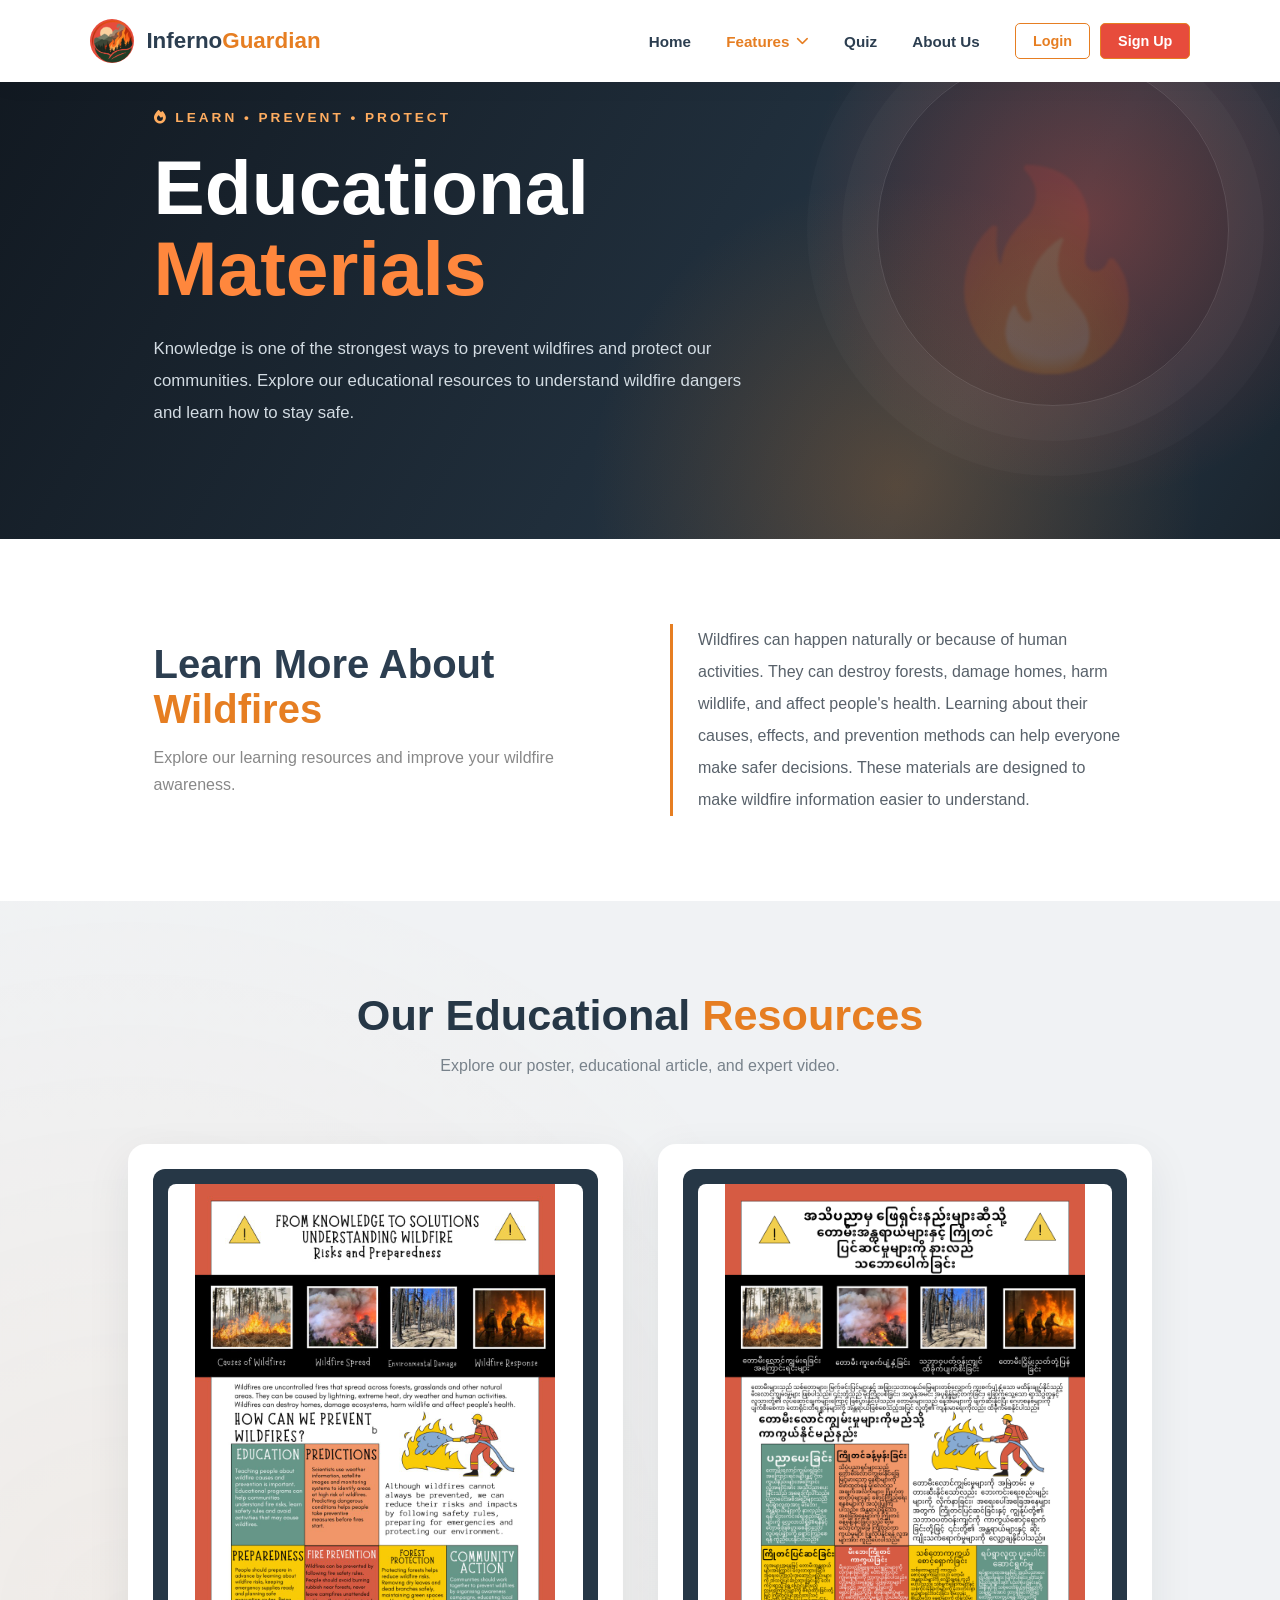
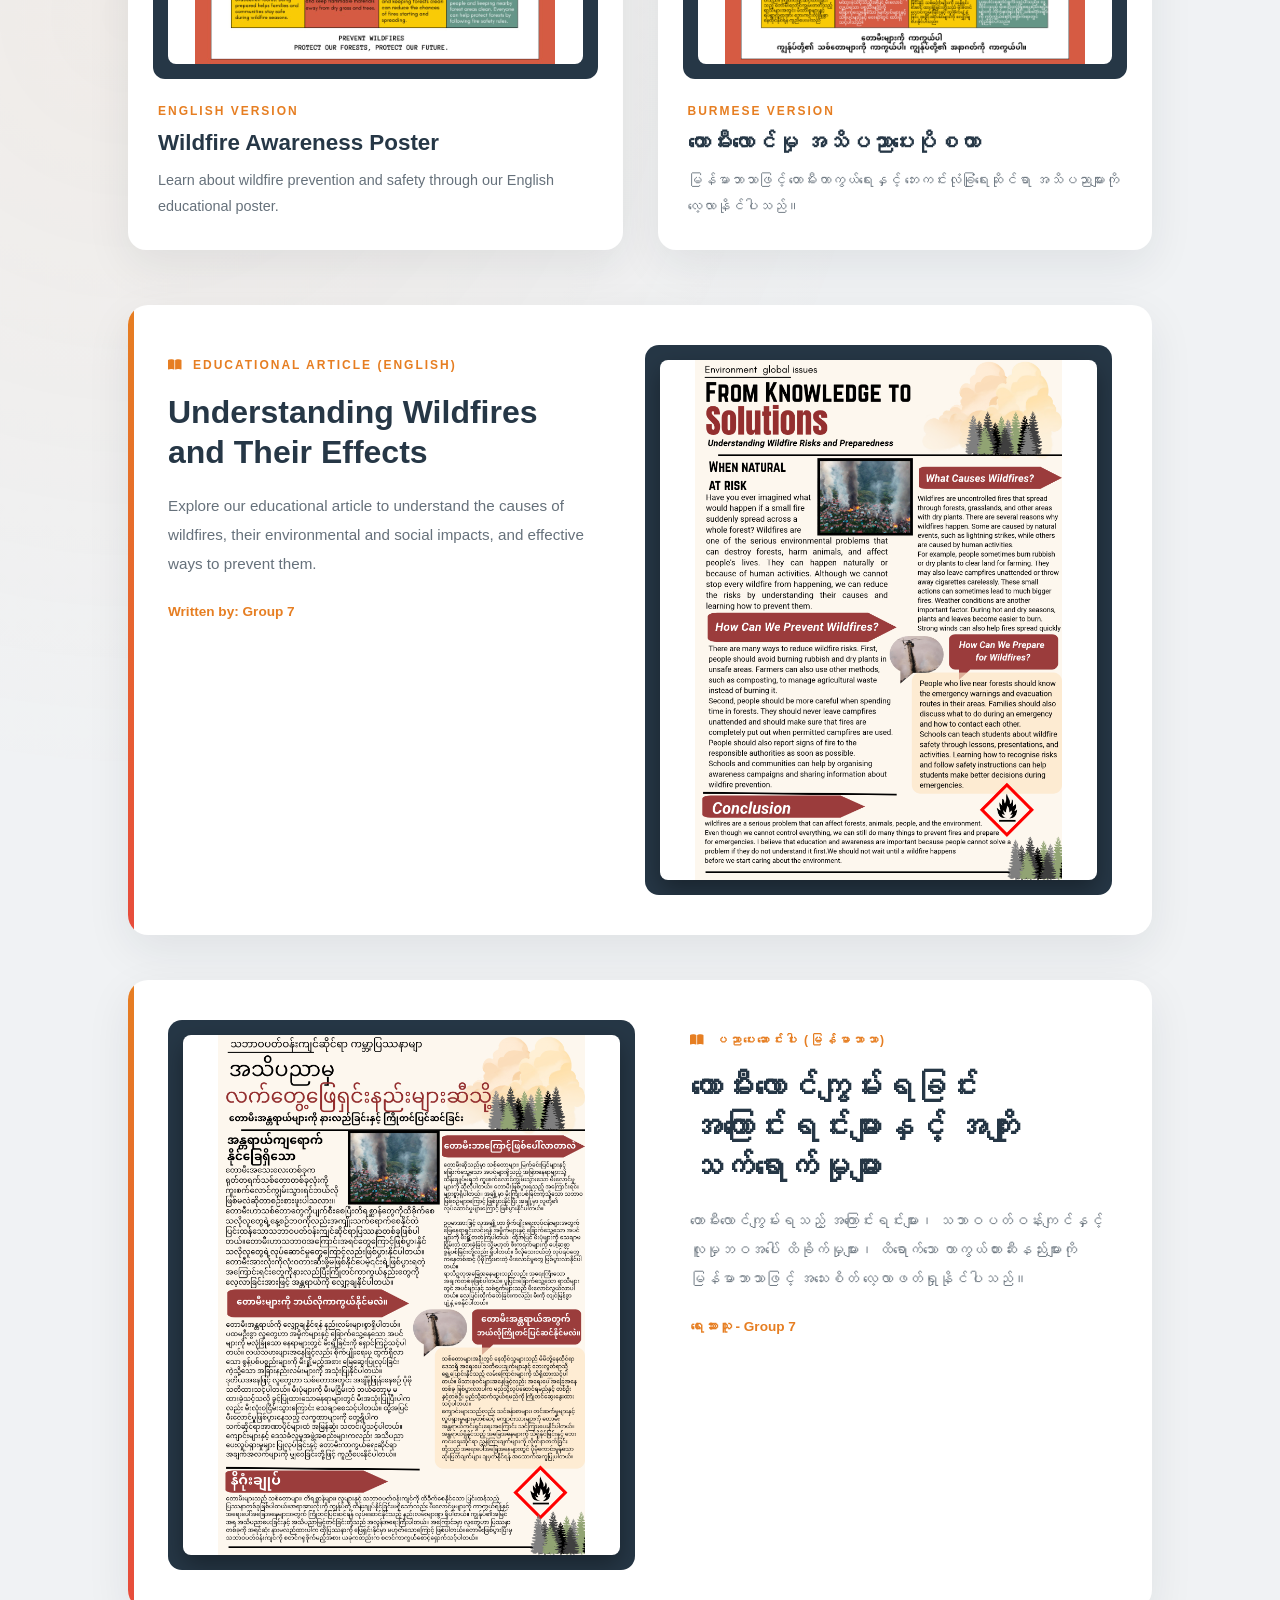
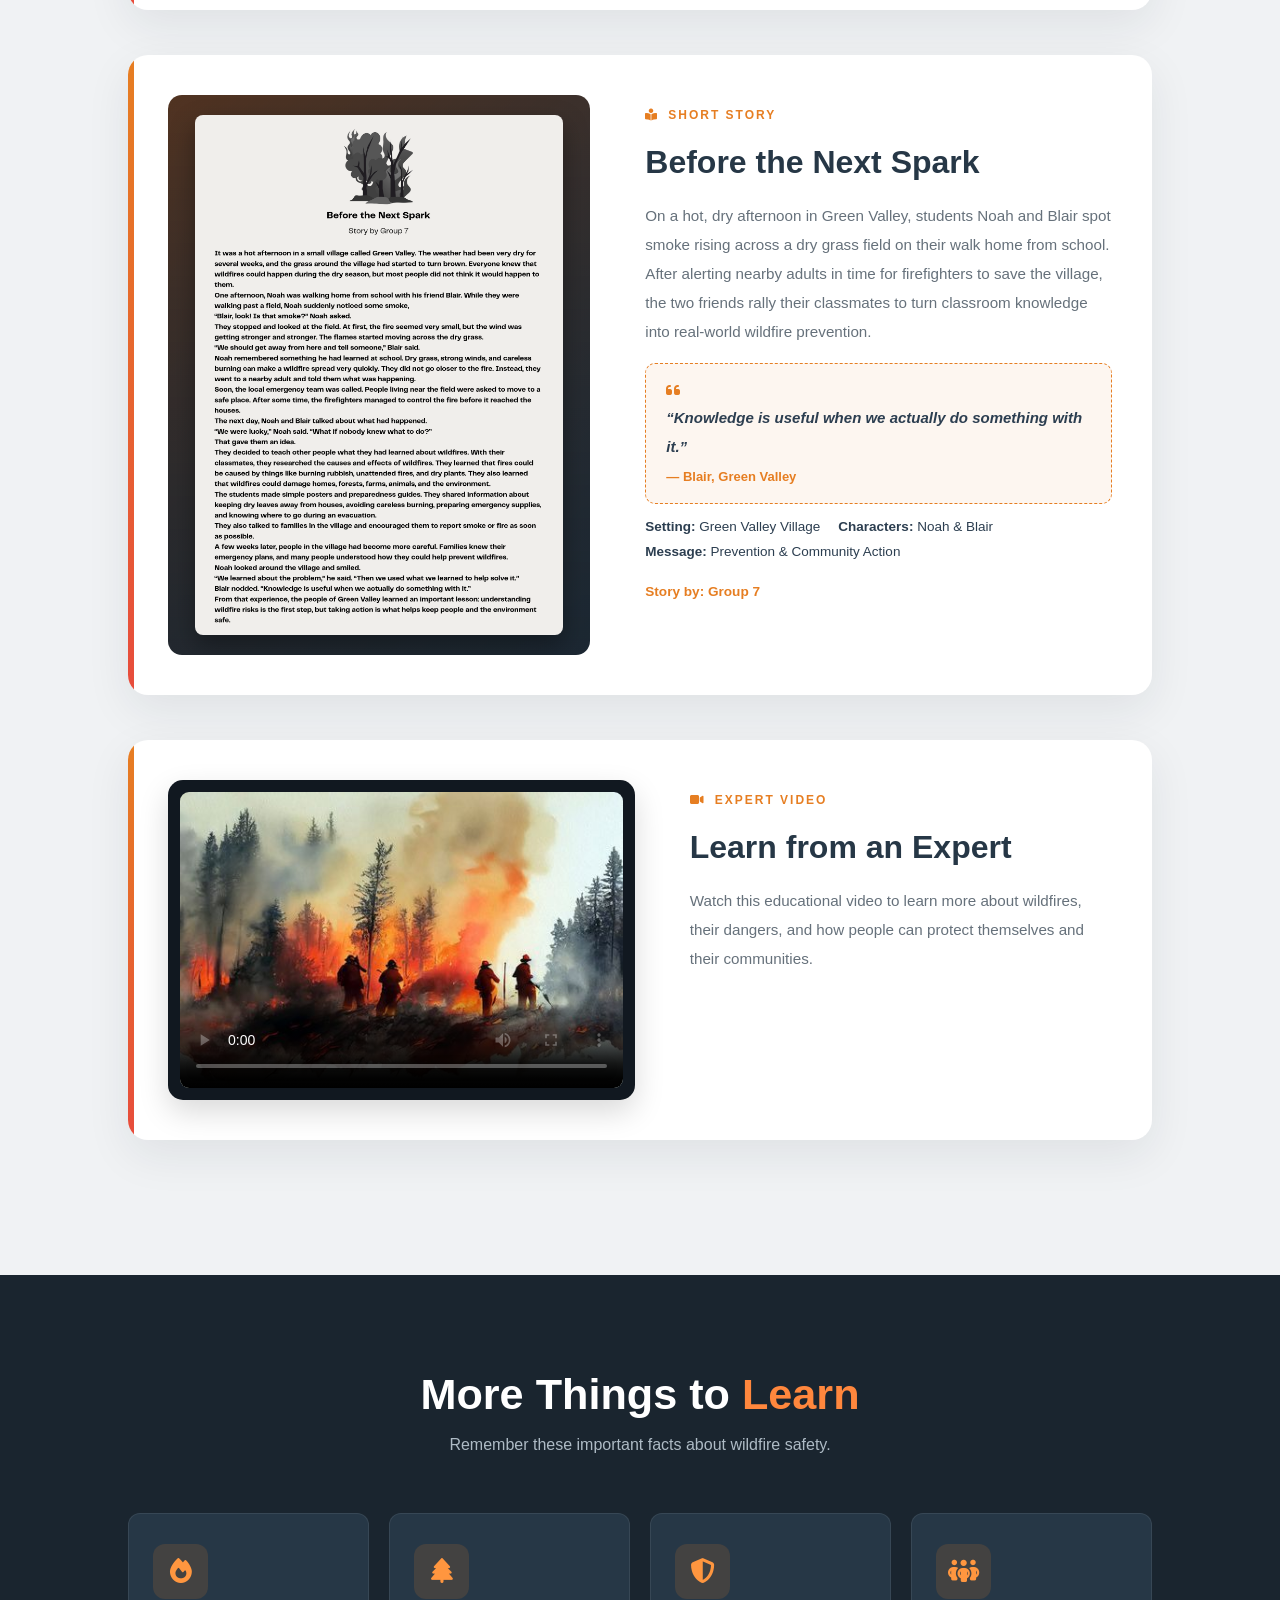
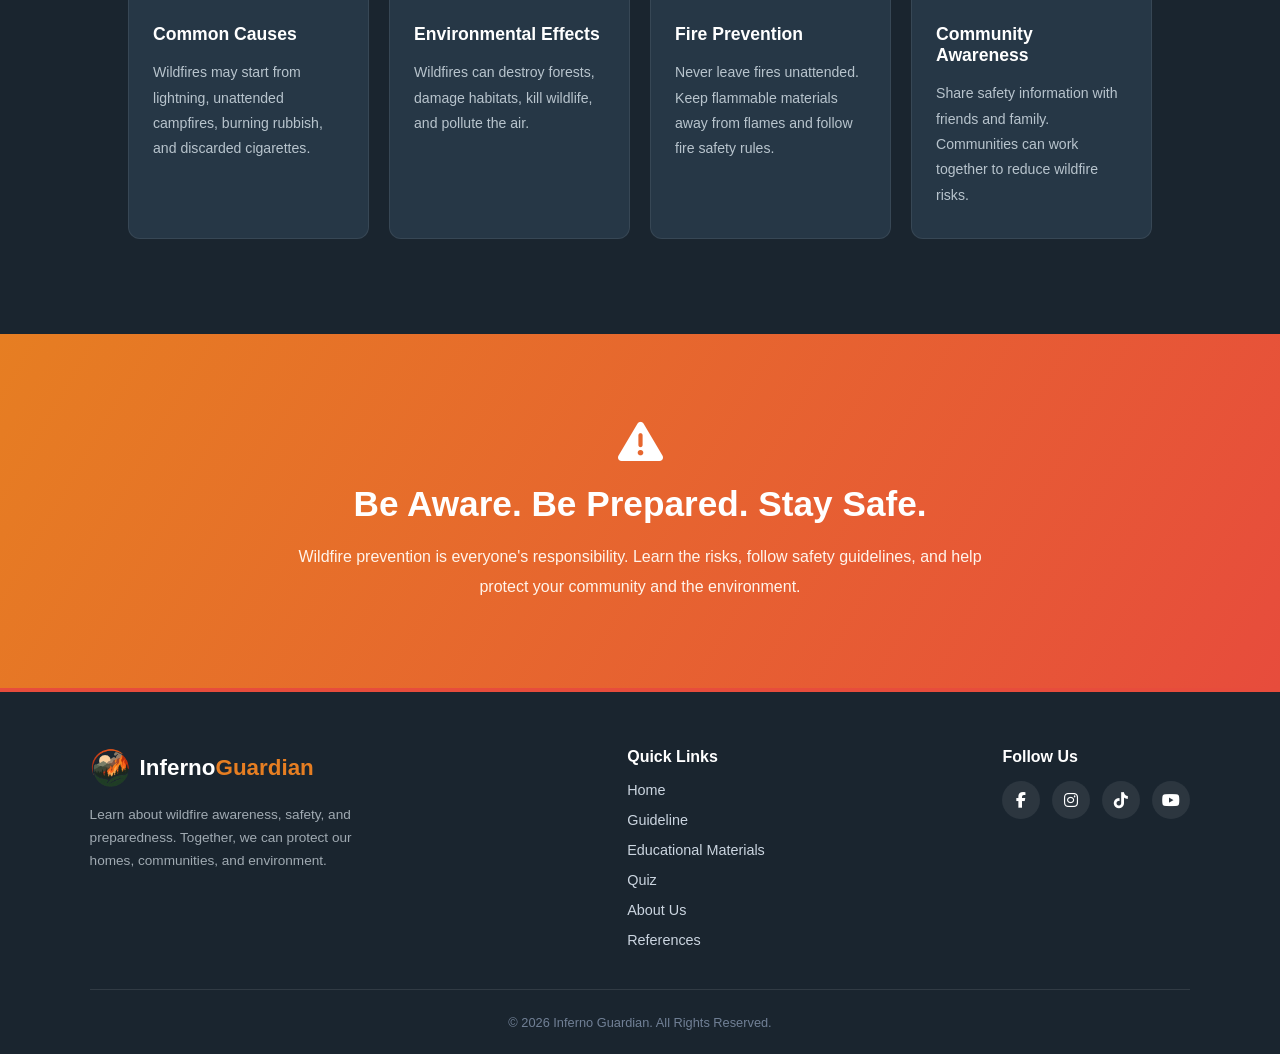
<file: edu_mat.html>
<!DOCTYPE html>
<html lang="en">

<head>
    <meta charset="UTF-8">
    <meta name="viewport" content="width=device-width, initial-scale=1.0">

    <title>Educational Materials - Inferno Guardian</title>

    <link rel="stylesheet"
    href="https://cdnjs.cloudflare.com/ajax/libs/font-awesome/6.5.0/css/all.min.css">

    <link rel="stylesheet" href="guideline.css">
    <link rel="stylesheet" href="edu_mat.css">

    <link rel="icon" href="Image/infer.png">
</head>

<body>

<!-- HEADER -->

<header class="main-header">

    <a href="index.html" class="logo-container">

        <div class="circular-logo">
            <img src="Image/infer.png" alt="Logo">
        </div>

        <span class="logo-text">
            Inferno<span>Guardian</span>
        </span>

    </a>

    <nav class="navbar">
   
        <a href="index.html">Home</a>

        <div class="dropdown">

            <button class="dropdown-btn active"
                onclick="toggleDropdown(event)"
                aria-expanded="false">

                Features
                <i class="fas fa-chevron-down arrow-icon"
                id="dropdownArrow"></i>

            </button>

            <div class="dropdown-content" id="featuresMenu">

                <a href="guideline.html">
                    <i class="fas fa-book-open"></i>
                    Guideline
                </a>

                <a href="edu_mat.html" class="active">
                    <i class="fas fa-shield-alt"></i>
                    Educational materials
                </a>

            </div>

        </div>

        <a href="quiz.html">Quiz</a>
        <a href="aboutus.html">About Us</a>

        <div class="auth-buttons">

            <button class="login-nav" onclick="openLogin()">
                Login
            </button>

            <button class="register-nav" onclick="openRegister()">
                Sign Up
            </button>

        </div>

    </nav>

</header>


<!-- HERO SECTION -->

<section class="education-hero">

    <span class="education-tag">
        <i class="fas fa-fire"></i>
        LEARN • PREVENT • PROTECT
    </span>

    <h1>
        Educational <span>Materials</span>
    </h1>

    <p>
        Knowledge is one of the strongest ways to prevent wildfires
        and protect our communities. Explore our educational
        resources to understand wildfire dangers and learn how
        to stay safe.
    </p>

</section>


<!-- INTRODUCTION -->

<section class="education-intro">

    <div class="section-title">

        <h2>
            Learn More About <span>Wildfires</span>
        </h2>

        <p>
            Explore our learning resources and improve your wildfire awareness.
        </p>

    </div>

    <p>
        Wildfires can happen naturally or because of human activities.
        They can destroy forests, damage homes, harm wildlife, and
        affect people's health. Learning about their causes, effects,
        and prevention methods can help everyone make safer decisions.
        These materials are designed to make wildfire information
        easier to understand.
    </p>

</section>


<!-- EDUCATIONAL MATERIALS -->

<section class="materials-section">

    <div class="section-title">

        <h2>
            Our Educational <span>Resources</span>
        </h2>

        <p>
            Explore our poster, educational article, and expert video.
        </p>

    </div>


    <!-- POSTERS -->

<div class="poster-section">

    <div class="poster-card">

        <div class="poster-image">
            <img src="Image/poster.jpg"
                 alt="Wildfire awareness poster in English">
        </div>

        <div class="poster-info">
            <span class="language-label">ENGLISH VERSION</span>
            <h3>Wildfire Awareness Poster</h3>
            <p>Learn about wildfire prevention and safety through our English educational poster.</p>
        </div>

    </div>


    <div class="poster-card">

        <div class="poster-image">
            <img src="Image/Natural Hazards Poster.png"
                 alt="Wildfire awareness poster in Burmese">
        </div>

        <div class="poster-info">
            <span class="language-label">BURMESE VERSION</span>
            <h3>တောမီးလောင်မှု အသိပညာပေးပိုစတာ</h3>
            <p>မြန်မာဘာသာဖြင့် တောမီးကာကွယ်ရေးနှင့် ဘေးကင်းလုံခြုံရေးဆိုင်ရာ အသိပညာများကို လေ့လာနိုင်ပါသည်။</p>
        </div>

    </div>

</div>

<!-- ENGLISH ARTICLE -->
<div class="material-card reverse-card">

    <div class="article-image">
        <img src="Image/article.png"
             alt="Wildfire educational article in English">
    </div>

    <div class="material-content">

        <span class="material-label">
            <i class="fas fa-book-open"></i>
            EDUCATIONAL ARTICLE (ENGLISH)
        </span>

        <h3>Understanding Wildfires and Their Effects</h3>

        <p>
            Explore our educational article to understand the
            causes of wildfires, their environmental and social
            impacts, and effective ways to prevent them.
        </p>

        <p class="creator-text">
            Written by: Group 7
        </p>

    </div>

</div>


<!-- BURMESE ARTICLE -->
<div class="material-card">

    <div class="article-image">
        <img src="Image/mmarti.png"
             alt="တောမီးအန္တရာယ် ပညာပေးဆောင်းပါး">
    </div>

    <div class="material-content">

        <span class="material-label">
            <i class="fas fa-book-open"></i>
            ပညာပေးဆောင်းပါး (မြန်မာဘာသာ)
        </span>

        <h3>တောမီးလောင်ကျွမ်းရခြင်း အကြောင်းရင်းများနှင့် အကျိုးသက်ရောက်မှုများ</h3>

        <p>
            တောမီးလောင်ကျွမ်းရသည့် အကြောင်းရင်းများ၊ သဘာဝပတ်ဝန်းကျင်နှင့် 
            လူမှုဘဝအပေါ် ထိခိုက်မှုများ၊ ထိရောက်သော ကာကွယ်တားဆီးနည်းများကို 
            မြန်မာဘာသာဖြင့် အသေးစိတ် လေ့လာဖတ်ရှုနိုင်ပါသည်။
        </p>

        <p class="creator-text">
            ရေးသားသူ - Group 7
        </p>

    </div>

</div>

<!-- STORY (ENGLISH) -->
<div class="material-card reverse-card">

    <div class="story-image">
        <img src="Image/Before the Next Spark.png"
             alt="Before the Next Spark - Story by Group 7">
    </div>

    <div class="material-content">

        <span class="material-label">
            <i class="fas fa-book-reader"></i>
            SHORT STORY
        </span>

        <h3>Before the Next Spark</h3>

        <p>
            On a hot, dry afternoon in Green Valley, students Noah and Blair spot
            smoke rising across a dry grass field on their walk home from school.
            After alerting nearby adults in time for firefighters to save the
            village, the two friends rally their classmates to turn classroom
            knowledge into real-world wildfire prevention.
        </p>

        <blockquote class="story-quote">
            <i class="fas fa-quote-left"></i>
            <p>“Knowledge is useful when we actually do something with it.”</p>
            <span>— Blair, Green Valley</span>
        </blockquote>

        <div class="story-meta">
            <div><strong>Setting:</strong> Green Valley Village</div>
            <div><strong>Characters:</strong> Noah &amp; Blair</div>
            <div><strong>Message:</strong> Prevention &amp; Community Action</div>
        </div>

        <p class="creator-text">
            Story by: Group 7
        </p>

    </div>

</div>


    <!-- EXPERT VIDEO -->

    <div class="material-card">

        <div class="video-container">

            <video controls poster="Image/Surrounded by Fire - Etsy UK.jpg">

                <source src="Image/interview.mp4"
                type="video/mp4">

            </video>

        </div>

        <div class="material-content">

            <span class="material-label">
                <i class="fas fa-video"></i>
                EXPERT VIDEO
            </span>

            <h3>Learn from an Expert</h3>

            <p>
                Watch this educational video to learn more about
                wildfires, their dangers, and how people can
                protect themselves and their communities.
            </p>

        </div>

    </div>

</section>


<!-- ADDITIONAL LEARNING -->

<section class="extra-learning">

    <div class="section-title">

        <h2>
            More Things to <span>Learn</span>
        </h2>

        <p>
            Remember these important facts about wildfire safety.
        </p>

    </div>

    <div class="learning-grid">

        <div class="learning-card">

            <div class="learning-icon">
                <i class="fas fa-fire"></i>
            </div>

            <h3>Common Causes</h3>

            <p>
                Wildfires may start from lightning, unattended
                campfires, burning rubbish, and discarded cigarettes.
            </p>

        </div>


        <div class="learning-card">

            <div class="learning-icon">
                <i class="fas fa-tree"></i>
            </div>

            <h3>Environmental Effects</h3>

            <p>
                Wildfires can destroy forests, damage habitats,
                kill wildlife, and pollute the air.
            </p>

        </div>


        <div class="learning-card">

            <div class="learning-icon">
                <i class="fas fa-shield-alt"></i>
            </div>

            <h3>Fire Prevention</h3>

            <p>
                Never leave fires unattended. Keep flammable
                materials away from flames and follow fire safety rules.
            </p>

        </div>


        <div class="learning-card">

            <div class="learning-icon">
                <i class="fas fa-people-group"></i>
            </div>

            <h3>Community Awareness</h3>

            <p>
                Share safety information with friends and family.
                Communities can work together to reduce wildfire risks.
            </p>

        </div>

    </div>

</section>


<!-- SAFETY MESSAGE -->

<section class="education-warning">

    <i class="fas fa-triangle-exclamation"></i>

    <h2>Be Aware. Be Prepared. Stay Safe.</h2>

    <p>
        Wildfire prevention is everyone's responsibility.
        Learn the risks, follow safety guidelines, and help
        protect your community and the environment.
    </p>

</section>


<!-- FOOTER -->

<footer class="footer">

    <div class="footer-content">

        <div class="footer-brand">

            <div class="footer-logo">

                <img src="Image/infer.png"
                alt="Inferno Guardian Logo">

                <span>
                    Inferno<span>Guardian</span>
                </span>

            </div>

            <p>
                Learn about wildfire awareness, safety, and preparedness.
                Together, we can protect our homes, communities, and environment.
            </p>

        </div>


        <div class="footer-navigation">

            <h4>Quick Links</h4>

            <ul>
                <li><a href="index.html">Home</a></li>
                <li><a href="guideline.html">Guideline</a></li>
                <li><a href="edu_mat.html">Educational Materials</a></li>
                <li><a href="quiz.html">Quiz</a></li>
                <li><a href="aboutus.html">About Us</a></li>
                <li><a href="Image/references.pdf">References</a></li>
            </ul>

        </div>


        <div class="footer-social">

            <h4>Follow Us</h4>

            <div class="social-icons">

                <a href="https://www.facebook.com/" aria-label="Facebook">
                    <i class="fab fa-facebook-f"></i>
                </a>

                <a href="https://www.instagram.com/" aria-label="Instagram">
                    <i class="fab fa-instagram"></i>
                </a>

                <a href="https://www.tiktok.com/en/" aria-label="TikTok">
                    <i class="fab fa-tiktok"></i>
                </a>

                <a href="https://www.youtube.com/" aria-label="YouTube">
                    <i class="fab fa-youtube"></i>
                </a>

            </div>

        </div>

    </div>


    <div class="footer-bottom">

        <p>&copy; 2026 Inferno Guardian. All Rights Reserved.</p>

    </div>

</footer>

<!-- BACK TO TOP BUTTON -->

    <button class="back-top" id="backTop"
        onclick="scrollToTop()" aria-label="Back to top">

        <i class="fas fa-arrow-up"></i>

    </button>

<!-- LOGIN MODAL -->

<div class="auth-modal" id="loginModal">

    <div class="auth-box">

        <span class="auth-close" onclick="closeAuth()">&times;</span>

        <h2>Welcome Back!</h2>

        <form id="loginForm">

            <label>Email Address</label>
            <input type="email" placeholder="Enter your email" required>

            <label>Password</label>
            <input type="password" placeholder="Enter your password" required>

            <button type="submit" class="auth-submit">Login</button>
            <button type="reset" class="auth-reset">Reset</button>

        </form>

        <p class="auth-toggle">
            Don't have an account?
            <a href="#" onclick="switchToRegister(event)">Sign Up</a>
        </p>

    </div>

</div>


<!-- REGISTER MODAL -->

<div class="auth-modal" id="registerModal">

    <div class="auth-box">

        <span class="auth-close" onclick="closeAuth()">&times;</span>

        <h2>Create Account</h2>

        <form id="registerForm">

            <label>First Name</label>
            <input type="text" placeholder="Enter your first name" required>

            <label>Last Name</label>
            <input type="text" placeholder="Enter your last name" required>

            <label>Email Address</label>
            <input type="email" placeholder="Enter your email" required>

            <label>Password</label>
            <input type="password" placeholder="Create a password"
            minlength="6" required>

            <button type="submit" class="auth-submit">Sign Up</button>
            <button type="reset" class="auth-reset">Reset</button>

        </form>

        <p class="auth-toggle">
            Already have an account?
            <a href="#" onclick="switchToLogin(event)">Login</a>
        </p>

    </div>

</div>


<!-- JAVASCRIPT -->

<script>

// FEATURES DROPDOWN

function toggleDropdown(event) {

    event.stopPropagation();

    const menu = document.getElementById("featuresMenu");
    const arrow = document.getElementById("dropdownArrow");
    const button = document.querySelector(".dropdown-btn");

    menu.classList.toggle("show");
    arrow.classList.toggle("rotate-arrow");

    button.setAttribute(
        "aria-expanded",
        menu.classList.contains("show")
    );

}


// CLOSE DROPDOWN

document.addEventListener("click", function(event) {

    const dropdown = document.querySelector(".dropdown");
    const menu = document.getElementById("featuresMenu");
    const arrow = document.getElementById("dropdownArrow");
    const button = document.querySelector(".dropdown-btn");

    if (!dropdown.contains(event.target)) {

        menu.classList.remove("show");
        arrow.classList.remove("rotate-arrow");
        button.setAttribute("aria-expanded", "false");

    }

});


// LOGIN AND REGISTER

function openLogin() {

    closeAuth();
    document.getElementById("loginModal").style.display = "flex";

}

function openRegister() {

    closeAuth();
    document.getElementById("registerModal").style.display = "flex";

}

function switchToRegister(event) {

    event.preventDefault();
    openRegister();

}

function switchToLogin(event) {

    event.preventDefault();
    openLogin();

}

function closeAuth() {

    document.getElementById("loginModal").style.display = "none";
    document.getElementById("registerModal").style.display = "none";

}


// CLOSE MODAL WHEN CLICKING OUTSIDE

document.querySelectorAll(".auth-modal").forEach(function(modal) {

    modal.addEventListener("click", function(event) {

        if (event.target === modal) {
            closeAuth();
        }

    });

});


// CLOSE MODAL WITH ESCAPE KEY

document.addEventListener("keydown", function(event) {

    if (event.key === "Escape") {
        closeAuth();
    }

});


// PREVENT FORM RELOADING THE PAGE

document.querySelectorAll(".auth-box form").forEach(function(form) {

    form.addEventListener("submit", function(event) {

        event.preventDefault();
        alert("This form is a demonstration. Account functions need to be connected.");

    });

});

/* BACK TO TOP BUTTON */

        const backTop = document.getElementById("backTop");

        window.addEventListener("scroll", function() {

            if (window.scrollY > 400) {

                backTop.classList.add("show");

            } else {

                backTop.classList.remove("show");

            }

        });

        function scrollToTop() {

            window.scrollTo({

                top: 0,

                behavior: "smooth"

            });

        }

</script>

</body>
</html>
</file>
<file: guideline.css>
* {
    margin: 0;
    padding: 0;
    box-sizing: border-box;
    font-family: Arial, sans-serif;
    text-decoration: none;
}

html {
    scroll-behavior: smooth;
}

:root {
    --primary-orange: #e67e22;
    --fire-danger: #e74c3c;
    --charcoal-slate: #2c3e50;
    --ash-bg: #1a252f;
    --light-bg: #f5f6f7;
}

body {
    background: var(--light-bg);
    color: var(--charcoal-slate);
}


/* HEADER */

.main-header {
    position: fixed;
    top: 0;
    left: 0;
    right: 0;
    z-index: 1000;

    background: #ffffff;

    display: flex;
    align-items: center;
    justify-content: space-between;

    padding: 1.2rem 7%;

    box-shadow: 0 4px 20px rgba(0,0,0,0.05);
}


/* LOGO */

.logo-container {
    display: flex;
    align-items: center;
    gap: 0.8rem;
    flex-shrink: 0;
}

.circular-logo {
    width: 44px;
    height: 44px;
    background: #e74c3c;
    border-radius: 50%;

    display: flex;
    align-items: center;
    justify-content: center;
}

.circular-logo img {
    width: 100%;
    height: 100%;
    object-fit: contain;
    border-radius: 50%;
}

.logo-text {
    font-size: 1.4rem;
    font-weight: 700;
    color: #2c3e50;
}

.logo-text span {
    color: #e67e22;
}


/* NAVIGATION */

.navbar {
    display: flex;
    align-items: center;
    justify-content: flex-end;
    gap: 2.2rem;
    white-space: nowrap;
}

.navbar > a,
.dropdown-btn {
    font-size: 0.95rem;
    font-weight: 600;
    color: #2c3e50;
    transition: 0.3s;
}

.navbar > a:hover,
.dropdown-btn:hover,
.navbar > a.active {
    color: #e67e22;
}


/* DROPDOWN */

.dropdown {
    position: relative;
}

.dropdown-btn {
    background: none;
    border: none;
    cursor: pointer;

    display: flex;
    align-items: center;
    gap: 0.4rem;
}

.dropdown-btn.active {
    color: #e67e22;
}

.arrow-icon {
    font-size: 0.8rem;
    transition: transform 0.3s ease;
}

.rotate-arrow {
    transform: rotate(180deg);
}

.dropdown-content {
    display: none;

    position: absolute;
    top: 140%;
    left: 50%;

    transform: translateX(-50%);

    background: white;
    min-width: 180px;

    box-shadow: 0 10px 30px rgba(0,0,0,0.1);

    border-radius: 8px;
    overflow: hidden;
}

.dropdown-content.show {
    display: block;
}

.dropdown-content a {
    color: #2c3e50;

    padding: 0.9rem 1.2rem;

    display: flex;
    align-items: center;
    gap: 0.6rem;

    font-size: 0.9rem;

    transition: 0.3s;
}

.dropdown-content a:hover {
    background: #fff0e3;
    color: #e74c3c;
}

.dropdown-content a.active {
    background: #fff0e3;
    color: #e74c3c;
    font-weight: bold;
}


/* LOGIN AND SIGN UP BUTTONS */

.auth-buttons {
    display: flex;
    align-items: center;
    gap: 10px;
}

.auth-buttons button {
    padding: 9px 17px;

    border: 1px solid #e67e22;
    border-radius: 5px;

    font-size: 0.9rem;
    font-weight: 600;

    cursor: pointer;
    transition: 0.3s;
}

.login-nav {
    background: transparent;
    color: #e67e22;
}

.register-nav {
    background: #e74c3c;
    color: white;
}

.auth-buttons button:hover {
    background: #e67e22;
    color: white;
    box-shadow: 0 0 10px rgba(230,126,34,0.3);
}


/* AUTHENTICATION MODALS */

.auth-modal {
    display: none;

    position: fixed;
    inset: 0;

    z-index: 2000;

    background: rgba(0,0,0,0.75);

    justify-content: center;
    align-items: center;

    padding: 20px;
    overflow-y: auto;
}


/* AUTHENTICATION BOX */

.auth-box {
    width: 400px;
    max-width: 100%;

    background: #1a252f;

    border: 2px solid var(--primary-orange);
    border-radius: 12px;

    padding: 35px;

    position: relative;

    box-shadow: 0 8px 30px rgba(230,126,34,0.3);

    animation: authPopup 0.3s ease;

    margin: auto;
}

@keyframes authPopup {

    from {
        transform: scale(0.85);
        opacity: 0;
    }

    to {
        transform: scale(1);
        opacity: 1;
    }

}

.auth-box h2 {
    text-align: center;
    color: var(--primary-orange);

    margin-bottom: 25px;
    font-size: 1.5rem;
}

.auth-box label {
    display: block;
    color: #f39c12;

    margin-top: 15px;
    font-size: 0.9rem;
}

.auth-box input {
    width: 100%;
    padding: 12px;

    margin-top: 7px;

    background: #2c3e50;

    border: 1px solid #e67e22;
    border-radius: 5px;

    color: white;
    font-size: 0.9rem;
}

.auth-box input:focus {
    outline: none;

    border-color: #ffaa00;

    box-shadow: 0 0 8px rgba(230,126,34,0.5);
}


/* SUBMIT BUTTON */

.auth-submit {
    width: 100%;
    padding: 12px;

    margin-top: 25px;

    border: none;
    border-radius: 5px;

    background: linear-gradient(90deg,#e74c3c,#e67e22);

    color: white;

    font-size: 1rem;
    font-weight: bold;

    cursor: pointer;
    transition: 0.3s;
}

.auth-submit:hover {
    background: linear-gradient(90deg,#e67e22,#f39c12);
    box-shadow: 0 0 12px #e67e22;
}


/* RESET BUTTON */

.auth-reset {
    width: 100%;
    padding: 11px;

    margin-top: 10px;

    border: 1px solid var(--primary-orange);
    border-radius: 5px;

    background: transparent;

    color: white;
    font-size: 0.95rem;

    cursor: pointer;
}

.auth-reset:hover {
    background: var(--primary-orange);
}


/* TOGGLE TEXT */

.auth-toggle {
    text-align: center;

    color: #ddd;

    font-size: 0.85rem;
    margin-top: 20px;
}

.auth-toggle a {
    color: #f39c12;
    font-weight: bold;
}

.auth-toggle a:hover {
    text-decoration: underline;
}


/* CLOSE BUTTON */

.auth-close {
    position: absolute;

    right: 18px;
    top: 12px;

    color: #e67e22;

    font-size: 28px;
    cursor: pointer;

    line-height: 1;
}

.auth-close:hover {
    color: white;
}


/* HERO SECTION */

.hero {
    margin-top: 75px;
    min-height: 400px;

    background:
        linear-gradient(
            rgba(26,37,47,0.85),
            rgba(26,37,47,0.85)
        ),
        url("Image/wildfire.jpg");

    background-size: cover;
    background-position: center;

    display: flex;
    flex-direction: column;

    justify-content: center;
    align-items: center;

    text-align: center;

    padding: 60px 20px;

    color: white;
}

.hero .tag {
    background: var(--fire-danger);

    padding: 8px 18px;

    border-radius: 30px;

    font-size: 0.85rem;

    margin-bottom: 20px;

    font-weight: bold;
}

.hero h1 {
    font-size: 3rem;
    margin-bottom: 15px;
}

.hero h1 span {
    color: var(--primary-orange);
}

.hero p {
    max-width: 700px;

    line-height: 1.8;

    color: #ddd;

    font-size: 1.05rem;
}


/* INTRODUCTION */

.intro {
    max-width: 1100px;

    margin: 60px auto;

    padding: 0 25px;

    text-align: center;
}

.section-title {
    text-align: center;
    margin-bottom: 35px;
}

.section-title h2 {
    font-size: 2rem;

    color: var(--charcoal-slate);

    margin-bottom: 12px;
}

.section-title h2 span {
    color: var(--primary-orange);
}

.section-title p {
    color: #718096;
    line-height: 1.7;
}

.intro p {
    line-height: 1.9;

    color: #555;

    font-size: 1rem;
}


/* PREPARATION CARDS */

.preparation {
    padding: 60px 7%;
    background: white;
}

.card-container {
    display: grid;

    grid-template-columns: repeat(3,1fr);

    gap: 25px;

    max-width: 1200px;

    margin: auto;
}

.card {
    background: #fff;

    padding: 30px;

    border-radius: 12px;

    border: 1px solid #eee;

    box-shadow: 0 5px 20px rgba(0,0,0,0.06);

    transition: 0.3s;
}

.card:hover {
    transform: translateY(-7px);

    box-shadow: 0 10px 25px rgba(230,126,34,0.15);
}

.card-icon {
    width: 55px;
    height: 55px;

    background: #fff0e3;

    color: var(--primary-orange);

    border-radius: 10px;

    display: flex;

    align-items: center;
    justify-content: center;

    font-size: 1.5rem;

    margin-bottom: 20px;
}

.card h3 {
    color: var(--charcoal-slate);

    margin-bottom: 15px;

    font-size: 1.15rem;
}

.card p {
    color: #666;

    line-height: 1.8;

    font-size: 0.9rem;
}

.card ul {
    padding-left: 20px;
    margin-top: 12px;
}

.card ul li {
    color: #666;

    line-height: 1.8;

    font-size: 0.9rem;

    margin-bottom: 5px;
}


/* EMERGENCY KIT */

.emergency {
    padding: 70px 7%;
    background: #f5f6f7;
}

.kit-container {
    max-width: 1100px;

    margin: auto;

    display: grid;

    grid-template-columns: 1fr 1fr;

    gap: 35px;

    align-items: center;
}

.kit-content h2 {
    font-size: 2rem;
    margin-bottom: 20px;
}

.kit-content h2 span {
    color: var(--primary-orange);
}

.kit-content p {
    line-height: 1.8;

    color: #666;

    margin-bottom: 20px;
}

.kit-list {
    list-style: none;
}

.kit-list li {
    padding: 12px 0;

    border-bottom: 1px solid #ddd;

    color: #444;
}

.kit-list i {
    color: var(--primary-orange);
    margin-right: 10px;
}

.kit-image {
    width: 100%;
    min-height: 350px;

    border-radius: 15px;

    background: linear-gradient(
        135deg,
        #2c3e50,
        #1a252f
    );

    display: flex;

    justify-content: center;
    align-items: center;

    overflow: hidden;
}

.kit-image img {
    width: 100%;
    height: 350px;

    object-fit: cover;

    border-radius: 15px;
}


/* EVACUATION PLAN */

.evacuation {
    padding: 70px 7%;
    background: white;
}

.steps {
    max-width: 1000px;
    margin: auto;
}

.step {
    display: flex;

    gap: 20px;

    align-items: flex-start;

    margin-bottom: 25px;

    padding: 25px;

    background: #f8f8f8;

    border-left: 4px solid var(--primary-orange);

    border-radius: 8px;
}

.step-number {
    min-width: 40px;
    height: 40px;

    background: var(--fire-danger);

    color: white;

    border-radius: 50%;

    display: flex;

    align-items: center;
    justify-content: center;

    font-weight: bold;
}

.step h3 {
    margin-bottom: 8px;
    color: var(--charcoal-slate);
}

.step p {
    color: #666;

    line-height: 1.7;

    font-size: 0.9rem;
}


/* CHECKLIST */

.checklist {
    padding: 70px 7%;

    background: var(--ash-bg);

    color: white;
}

.checklist .section-title h2 {
    color: white;
}

.checklist .section-title p {
    color: #bbb;
}

.checklist-box {
    max-width: 750px;

    margin: auto;

    background: #243342;

    padding: 30px;

    border-radius: 12px;
}

.check-item {
    display: flex;

    align-items: center;

    gap: 12px;

    padding: 15px 0;

    border-bottom: 1px solid rgba(255,255,255,0.1);

    cursor: pointer;
}

.check-item input {
    width: 19px;
    height: 19px;

    accent-color: var(--primary-orange);

    cursor: pointer;
}

.check-item span {
    color: #ddd;
    line-height: 1.5;
}

.progress-text {
    text-align: center;

    color: var(--primary-orange);

    margin-top: 20px;

    font-weight: bold;
}


/* WARNING */

.warning {
    padding: 50px 7%;

    background: #fff1ed;

    text-align: center;
}

.warning i {
    font-size: 2.5rem;

    color: var(--fire-danger);

    margin-bottom: 15px;
}

.warning h2 {
    color: var(--fire-danger);
    margin-bottom: 15px;
}

.warning p {
    max-width: 800px;

    margin: auto;

    color: #555;

    line-height: 1.8;
}


/* FOOTER */

.footer {
    background: var(--ash-bg);

    color: white;

    padding: 3.5rem 7% 1.5rem;

    border-top: 4px solid var(--fire-danger);
}

.footer-content {
    display: flex;

    justify-content: space-between;

    align-items: flex-start;

    flex-wrap: wrap;

    gap: 3rem;

    padding-bottom: 2.5rem;

    border-bottom: 1px solid rgba(255,255,255,0.1);
}

.footer-brand {
    max-width: 300px;
}

.footer-logo {
    display: flex;

    align-items: center;

    gap: 10px;

    margin-bottom: 15px;

    font-size: 1.4rem;

    font-weight: bold;
}

.footer-logo img {
    width: 40px;
    height: 40px;

    object-fit: contain;
}

.footer-logo span span {
    color: var(--primary-orange);
}

.footer-brand p {
    color: #a0aab2;

    font-size: 0.85rem;

    line-height: 1.7;
}

.footer-navigation h4,
.footer-social h4 {
    margin-bottom: 15px;
}

.footer-navigation ul {
    list-style: none;

    display: flex;

    flex-direction: column;

    gap: 12px;
}

.footer-navigation ul a {
    color: #cbd5e0;
    font-size: 0.9rem;
}

.footer-navigation ul a:hover {
    color: var(--primary-orange);
}

.social-icons {
    display: flex;
    gap: 12px;
}

.social-icons a {
    width: 38px;
    height: 38px;

    border-radius: 50%;

    background: rgba(255,255,255,0.08);

    color: white;

    display: flex;

    align-items: center;
    justify-content: center;

    transition: 0.3s;
}

.social-icons a:hover {
    background: var(--fire-danger);

    transform: translateY(-4px);
}

.footer-bottom {
    text-align: center;

    padding-top: 25px;

    color: #718096;

    font-size: 0.8rem;
}


/* RESPONSIVE DESIGN */

@media (max-width: 1000px) {

    .main-header {
        padding: 15px 3%;
    }

    .navbar {
        gap: 15px;
    }

    .card-container {
        grid-template-columns: repeat(2,1fr);
    }

}


@media (max-width: 750px) {

    .main-header {
        position: relative;

        flex-direction: column;

        justify-content: center;

        gap: 15px;
    }

    .navbar {
        justify-content: center;

        flex-wrap: wrap;

        gap: 15px;
    }

    .kit-container {
        grid-template-columns: 1fr;
    }

    .hero {
        margin-top: 0;
    }

}


@media (max-width: 600px) {

    .navbar > a,
    .dropdown-btn {
        font-size: 0.8rem;
    }

    .hero h1 {
        font-size: 2rem;
    }

    .hero p {
        font-size: 0.9rem;
    }

    .card-container {
        grid-template-columns: 1fr;
    }

    .step {
        padding: 18px;
    }

    .footer-content {
        flex-direction: column;
        gap: 30px;
    }

    .auth-box {
        padding: 25px;
    }

}
/* BACK TO TOP */

        .back-top {
            position: fixed;
            bottom: 25px;
            right: 25px;

            width: 45px;
            height: 45px;

            background: var(--fire-danger);
            color: white;

            border: none;
            border-radius: 50%;

            display: none;
            align-items: center;
            justify-content: center;

            cursor: pointer;
            z-index: 900;

            box-shadow: 0 5px 15px rgba(0,0,0,0.2);
            transition: 0.3s;
        }

        .back-top.show {
            display: flex;
        }

        .back-top:hover {
            background: var(--primary-orange);
            transform: translateY(-5px);
        }
</file>
<file: edu_mat.css>
html {
    scroll-behavior: smooth;
}

body {
    background: #f5f6f7;
}

/* PAGE ANIMATION */

        @keyframes pageLoad {
            from {
                opacity: 0;
                transform: translateY(20px);
            }
            to {
                opacity: 1;
                transform: translateY(0);
            }
        }

/* HERO SECTION */

.education-hero {
    position: relative;
    overflow: hidden;
    text-align: left;
    padding: 110px 12%;
    min-height: 430px;
    display: flex;
    flex-direction: column;
    justify-content: center;
    background:
        radial-gradient(circle at 85% 40%, rgba(231,76,60,0.35), transparent 25%),
        radial-gradient(circle at 70% 90%, rgba(230,126,34,0.25), transparent 30%),
        linear-gradient(120deg, #111820, #263746 75%, #1a252f);
    color: white;
}

.education-hero::before {
    content: "🔥";
    position: absolute;
    right: 9%;
    top: 50%;
    transform: translateY(-50%);
    font-size: 190px;
    opacity: 0.13;
    filter: blur(1px);
}

.education-hero::after {
    content: "";
    position: absolute;
    width: 350px;
    height: 350px;
    right: 4%;
    top: 10%;
    border: 1px solid rgba(255,255,255,0.12);
    border-radius: 50%;
    box-shadow:
        0 0 0 35px rgba(255,255,255,0.025),
        0 0 0 70px rgba(255,255,255,0.02);
}

.education-tag {
    color: #ffad60;
    font-size: 0.85rem;
    font-weight: bold;
    letter-spacing: 3px;
    margin-bottom: 22px;
    position: relative;
    z-index: 1;
}

.education-hero h1 {
    font-size: clamp(2.8rem, 6vw, 5rem);
    line-height: 1.05;
    max-width: 750px;
    margin-bottom: 25px;
    position: relative;
    z-index: 1;
}

.education-hero h1 span {
    color: #ff873d;
}

.education-hero p {
    max-width: 620px;
    color: #d3dce3;
    font-size: 1.05rem;
    line-height: 1.9;
    position: relative;
    z-index: 1;
}


/* INTRODUCTION */

.education-intro {
    padding: 85px 12%;
    display: grid;
    grid-template-columns: 1fr 1fr;
    align-items: center;
    gap: 60px;
    background: #fff;
}

.education-intro .section-title {
    text-align: left;
    margin: 0;
}

.education-intro .section-title h2 {
    font-size: 2.5rem;
    color: #2c3e50;
}

.education-intro .section-title h2 span {
    color: #e67e22;
}

.education-intro .section-title p {
    color: #888;
    line-height: 1.7;
}

.education-intro > p {
    color: #58616a;
    line-height: 2;
    font-size: 1rem;
    border-left: 3px solid #e67e22;
    padding-left: 25px;
}


/* MATERIALS BACKGROUND */

.materials-section {
    padding: 90px 10%;
    background:
        radial-gradient(circle at 10% 20%, rgba(230,126,34,0.06), transparent 25%),
        #f0f2f4;
}

.materials-section .section-title {
    text-align: center;
    margin-bottom: 65px;
}

.materials-section .section-title h2 {
    color: #263746;
    font-size: 2.7rem;
}

.materials-section .section-title h2 span {
    color: #e67e22;
}

.materials-section .section-title p {
    color: #78828b;
}


/* MAIN MATERIAL CARDS */

.material-card {
    position: relative;
    display: grid;
    grid-template-columns: 1.05fr 0.95fr;
    align-items: center;
    gap: 55px;
    padding: 40px;
    margin-bottom: 45px;
    background: white;
    border-radius: 20px;
    overflow: hidden;
    box-shadow: 0 15px 45px rgba(25,40,55,0.08);
    transition: 0.35s ease;
}

.material-card:hover {
    transform: translateY(-7px);
    box-shadow: 0 22px 50px rgba(25,40,55,0.13);
}

.material-card::before {
    content: "";
    position: absolute;
    left: 0;
    top: 0;
    width: 6px;
    height: 100%;
    background: linear-gradient(#e67e22, #e74c3c);
}

.reverse-card {
    grid-template-columns: 0.95fr 1.05fr;
}

.reverse-card .article-image {
    order: 2;
}

.reverse-card .material-content {
    order: 1;
}


/* POSTER */

.poster-image {
    background: #202d38;
    padding: 18px;
    border-radius: 14px;
    position: relative;
}

.poster-image::after {
    position: absolute;
    left: 30px;
    top: 30px;
    background: #e67e22;
    color: white;
    font-size: 0.65rem;
    letter-spacing: 1px;
    padding: 8px 12px;
    border-radius: 3px;
    font-weight: bold;
}

.material-image img {
    display: block;
    width: 100%;
    max-height: 520px;
    object-fit: contain;
    border-radius: 8px;
    background: #fff;
}


/* MATERIAL TEXT */

.material-card{
    align-items: start;
}

.material-content {
    padding: 15px 0;
    padding-top: 10px;
}

.material-label {
    display: inline-flex;
    align-items: center;
    gap: 9px;
    color: #e67e22;
    font-size: 0.75rem;
    font-weight: bold;
    letter-spacing: 2px;
    margin-bottom: 20px;
}

.material-content h3 {
    color: #263746;
    font-size: 2rem;
    line-height: 1.25;
    margin-bottom: 20px;
}

.material-content p {
    color: #66717b;
    font-size: 0.95rem;
    line-height: 1.9;
    margin-bottom: 17px;
}

.creator-text {
    color: #e67e22 !important;
    font-size: 0.85rem !important;
    font-weight: bold;
    margin-top: 20px;
}


/* BUTTON */

.material-button {
    display: inline-flex;
    align-items: center;
    gap: 15px;
    padding: 14px 22px;
    margin-top: 10px;
    background: #e67e22;
    color: white;
    text-decoration: none;
    font-weight: bold;
    font-size: 0.9rem;
    border-radius: 5px;
    transition: 0.3s;
}

.material-button:hover {
    background: #c94e32;
    gap: 22px;
}

/* ARTICLE VISUAL */

.article-image {
    min-height: 380px;
    padding: 20px;
    border-radius: 14px;
    background:
        linear-gradient(rgba(26,37,47,0.65), rgba(26,37,47,0.85)),
        linear-gradient(135deg, #e67e22, #e74c3c);
    display: flex;
    justify-content: center;
    align-items: center;
    position: relative;
    overflow: hidden;
}

.article-image img {
    position: relative;
    z-index: 1;
    width: auto;
    max-width: 100%;
    height: auto;
    max-height: 520px;
    object-fit: contain;
    border-radius: 8px;
    box-shadow: 0 10px 25px rgba(0, 0, 0, 0.35);
}

.article-icon {
    position: relative;
    z-index: 1;
    width: 125px;
    height: 125px;
    border: 2px solid rgba(255,255,255,0.65);
    border-radius: 50%;
    display: flex;
    justify-content: center;
    align-items: center;
    color: white;
    font-size: 55px;
}

/* VIDEO */

.video-container {
    position: relative;
    background: #111820;
    padding: 12px;
    border-radius: 15px;
    box-shadow: 0 12px 30px rgba(0,0,0,0.15);
}

.video-container video {
    display: block;
    width: 100%;
    border-radius: 9px;
    background: #111820;
}


/* ADDITIONAL LEARNING */

.extra-learning {
    padding: 95px 10%;
    background: #1a252f;
    color: white;
}

.extra-learning .section-title {
    text-align: center;
    margin-bottom: 55px;
}

.extra-learning .section-title h2 {
    color: white;
    font-size: 2.7rem;
}

.extra-learning .section-title h2 span {
    color: #ff873d;
}

.extra-learning .section-title p {
    color: #aebbc5;
}

.learning-grid {
    display: grid;
    grid-template-columns: repeat(4, 1fr);
    gap: 20px;
}

.learning-card {
    padding: 30px 24px;
    min-height: 260px;
    background: #263746;
    border: 1px solid rgba(255,255,255,0.08);
    border-radius: 12px;
    transition: 0.3s;
}

.learning-card:hover {
    background: #35495b;
    transform: translateY(-8px);
    border-color: #e67e22;
}

.learning-icon {
    width: 55px;
    height: 55px;
    display: flex;
    justify-content: center;
    align-items: center;
    background: rgba(230,126,34,0.15);
    color: #ff963f;
    border-radius: 12px;
    font-size: 25px;
    margin-bottom: 25px;
}

.learning-card h3 {
    color: white;
    font-size: 1.1rem;
    margin-bottom: 15px;
}

.learning-card p {
    color: #b8c4cd;
    line-height: 1.8;
    font-size: 0.88rem;
}


/* FINAL MESSAGE */

.education-warning {
    position: relative;
    overflow: hidden;
    text-align: center;
    padding: 85px 10%;
    background: linear-gradient(120deg, #e67e22, #e74c3c);
    color: white;
}

.education-warning > i {
    font-size: 45px;
    margin-bottom: 20px;
}

.education-warning h2 {
    font-size: 2.2rem;
    margin-bottom: 18px;
}

.education-warning p {
    max-width: 700px;
    margin: auto;
    line-height: 1.9;
    color: #fff4eb;
}


/* RESPONSIVE DESIGN */

@media (max-width: 1000px) {

    .education-intro {
        padding: 65px 7%;
        gap: 30px;
    }

    .materials-section {
        padding: 65px 6%;
    }

    .material-card,
    .reverse-card {
        gap: 30px;
        padding: 28px;
    }

    .learning-grid {
        grid-template-columns: repeat(2, 1fr);
    }

}


@media (max-width: 700px) {

    .education-hero {
        padding: 80px 7%;
    }

    .education-hero::before {
        font-size: 120px;
        right: 3%;
    }

    .education-hero h1 {
        font-size: 2.7rem;
    }

    .education-intro {
        grid-template-columns: 1fr;
        padding: 55px 7%;
    }

    .education-intro .section-title h2 {
        font-size: 2rem;
    }

    .materials-section {
        padding: 55px 5%;
    }

    .materials-section .section-title h2 {
        font-size: 2rem;
    }

    .material-card,
    .reverse-card {
        display: flex;
        flex-direction: column;
        padding: 20px;
        gap: 20px;
    }

    .reverse-card .article-image,
    .reverse-card .material-content {
        order: initial;
    }

    .material-content h3 {
        font-size: 1.6rem;
    }

    .article-image {
        width: 100%;
        min-height: 250px;
    }

    .extra-learning {
        padding: 65px 6%;
    }

    .extra-learning .section-title h2 {
        font-size: 2rem;
    }

    .learning-grid {
        grid-template-columns: 1fr;
    }

    .education-warning h2 {
        font-size: 1.7rem;
    }

}
/* POSTER SECTION */

.poster-section {
    display: grid;
    grid-template-columns: repeat(2, 1fr);
    gap: 35px;
    margin-bottom: 55px;
}

.poster-card {
    background: white;
    border-radius: 18px;
    padding: 25px;
    box-shadow: 0 15px 45px rgba(25,40,55,0.08);
    transition: 0.3s ease;
}

.poster-card:hover {
    transform: translateY(-7px);
    box-shadow: 0 22px 50px rgba(25,40,55,0.13);
}

.poster-image {
    background: #263746;
    padding: 15px;
    border-radius: 12px;
}

.poster-image img {
    display: block;
    width: 100%;
    height: 480px;
    object-fit: contain;
    background: white;
    border-radius: 8px;
}

.poster-info {
    padding: 22px 5px 5px;
}

.language-label {
    display: inline-block;
    color: #e67e22;
    font-size: 0.75rem;
    font-weight: bold;
    letter-spacing: 2px;
    margin-bottom: 12px;
}

.poster-info h3 {
    color: #263746;
    font-size: 1.4rem;
    margin-bottom: 12px;
}

.poster-info p {
    color: #66717b;
    line-height: 1.8;
    font-size: 0.9rem;
}


/* ARTICLE IMAGE */

.article-image {
    min-height: 380px;
    padding: 15px;
    background: #263746;
    border-radius: 14px;
    overflow: hidden;
}

.article-image img {
    width: 100%;
    height: 100%;
    min-height: 350px;
    object-fit: contain;
    display: block;
    border-radius: 8px;
    background: white;
}

/* STORY VISUAL */

.story-image {
    min-height: 380px;
    padding: 20px;
    border-radius: 14px;
    background:
        linear-gradient(rgba(26,37,47,0.7), rgba(26,37,47,0.9)),
        linear-gradient(135deg, #d35400, #2c3e50);
    display: flex;
    justify-content: center;
    align-items: center;
    position: relative;
    overflow: hidden;
}

.story-image::before {
    content: "STORY";
    position: absolute;
    font-size: 5rem;
    font-weight: 900;
    color: rgba(255,255,255,0.1);
    transform: rotate(-90deg);
    white-space: nowrap;
}

.story-image img {
    position: relative;
    z-index: 1;
    width: auto;
    max-width: 100%;
    height: auto;
    max-height: 520px;
    object-fit: contain;
    border-radius: 8px;
    box-shadow: 0 10px 25px rgba(0, 0, 0, 0.35);
}

/* STORY QUOTE & DETAILS */

.story-quote {
    position: relative;
    margin: 15px 0;
    padding: 18px 20px;
    background: #fdf6f0;
    border-radius: 10px;
    border: 1px dashed var(--primary-orange);
    font-style: italic;
}

.story-quote i {
    color: var(--primary-orange);
    font-size: 16px;
    margin-bottom: 6px;
    display: block;
}

.story-quote p {
    margin: 0 0 6px !important;
    color: #2c3e50 !important;
    font-weight: 600;
    font-size: 15px;
}

.story-quote span {
    font-size: 13px;
    font-style: normal;
    color: var(--primary-orange);
    font-weight: bold;
}

.story-meta {
    display: flex;
    flex-wrap: wrap;
    gap: 10px 18px;
    margin: 5px 0 20px;
    font-size: 13.5px;
    color: var(--text-grey);
}

.story-meta strong {
    color: #2c3e50;
}



/* MOBILE RESPONSIVENESS */

@media (max-width: 700px) {

    .poster-section {
        grid-template-columns: 1fr;
        gap: 25px;
    }

    .poster-image img {
        height: auto;
        max-height: 550px;
    }

    .article-image {
        min-height: auto;
    }

    .article-image img {
        min-height: auto;
    }

}

/* BACK TO TOP */

        .back-top {
            position: fixed;
            bottom: 25px;
            right: 25px;

            width: 45px;
            height: 45px;

            background: var(--fire-danger);
            color: white;

            border: none;
            border-radius: 50%;

            display: none;
            align-items: center;
            justify-content: center;

            cursor: pointer;
            z-index: 900;

            box-shadow: 0 5px 15px rgba(0,0,0,0.2);
            transition: 0.3s;
        }

        .back-top.show {
            display: flex;
        }

        .back-top:hover {
            background: var(--primary-orange);
            transform: translateY(-5px);
        }
</file>
